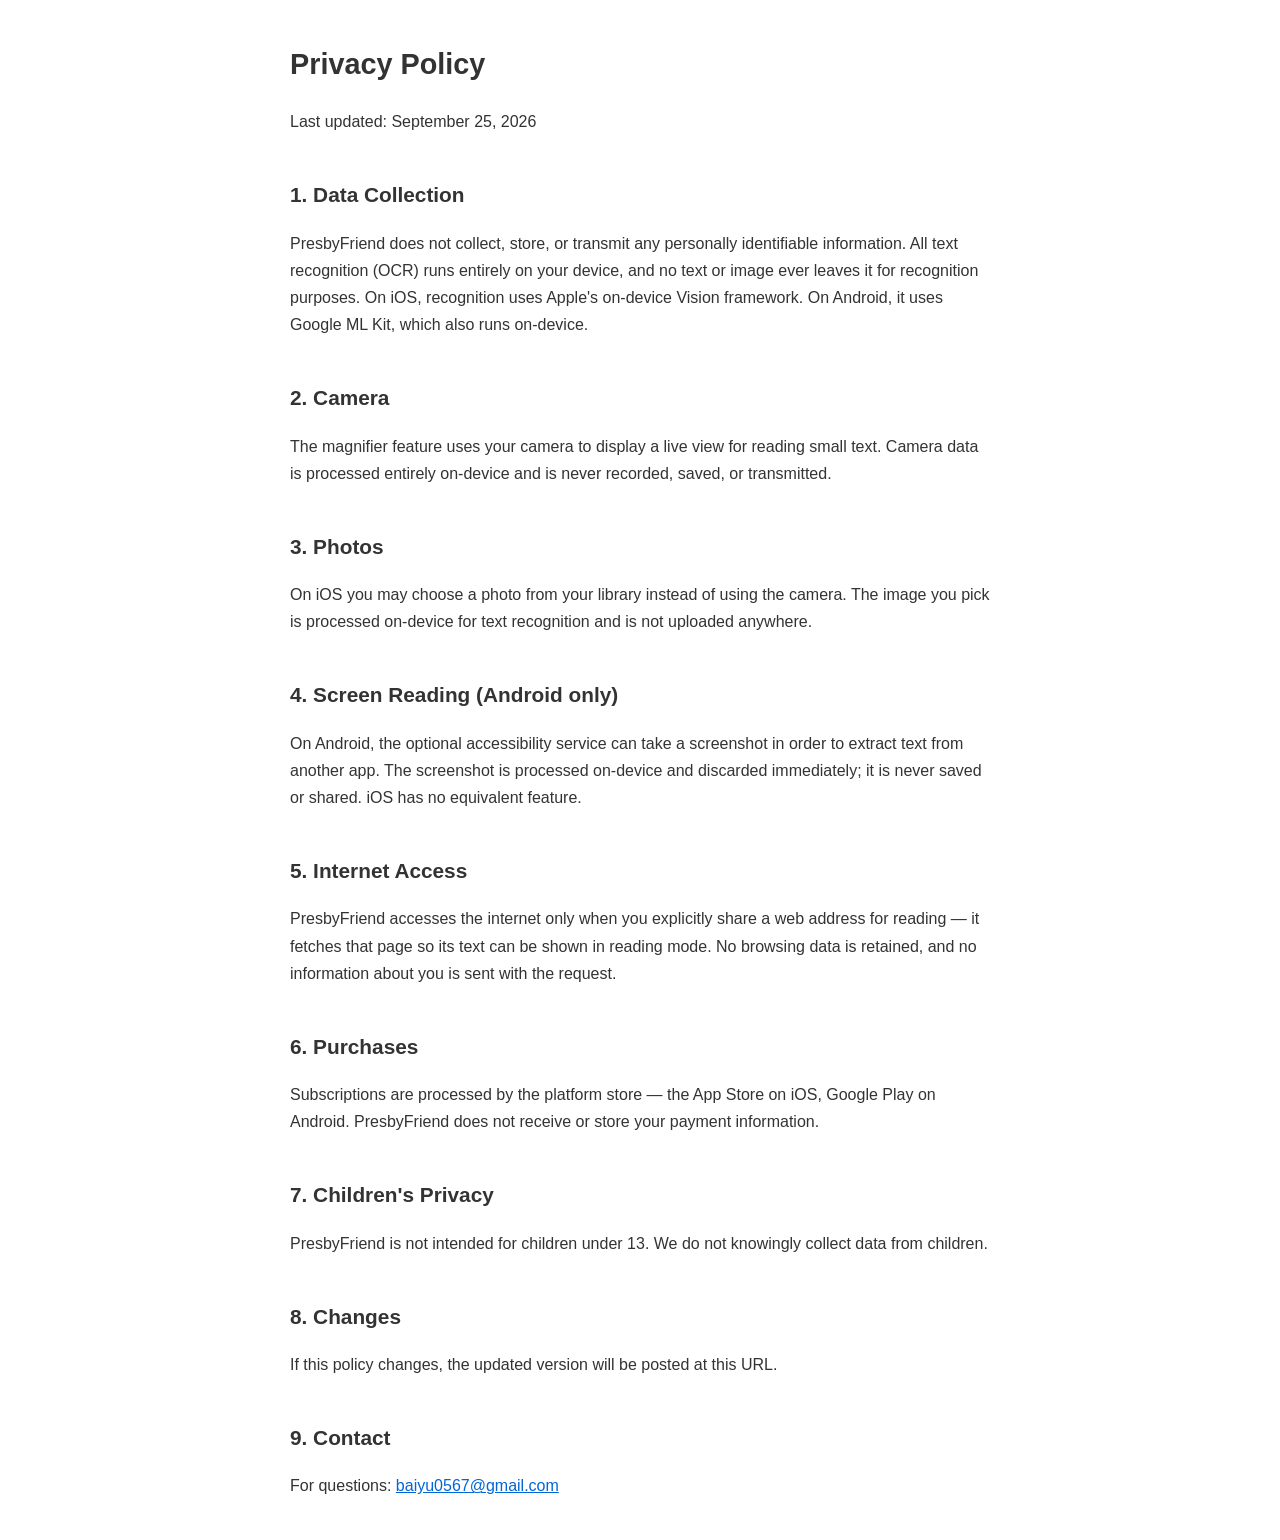
<file: privacy/index.html>
<!DOCTYPE html>
<html lang="en">
<head>
<meta charset="UTF-8">
<meta name="viewport" content="width=device-width, initial-scale=1.0">
<title>Privacy Policy — PresbyFriend</title>
<style>
  body { font-family: -apple-system, sans-serif; max-width: 700px; margin: 40px auto; padding: 0 20px; line-height: 1.7; color: #333; }
  h1 { font-size: 1.8em; }
  h2 { font-size: 1.3em; margin-top: 2em; }
  a { color: #0366d6; }
</style>
</head>
<body>
<h1>Privacy Policy</h1>
<p>Last updated: September 25, 2026</p>

<h2>1. Data Collection</h2>
<p>PresbyFriend does not collect, store, or transmit any personally identifiable information. All text recognition (OCR) runs entirely on your device, and no text or image ever leaves it for recognition purposes. On iOS, recognition uses Apple's on-device Vision framework. On Android, it uses Google ML Kit, which also runs on-device.</p>

<h2>2. Camera</h2>
<p>The magnifier feature uses your camera to display a live view for reading small text. Camera data is processed entirely on-device and is never recorded, saved, or transmitted.</p>

<h2>3. Photos</h2>
<p>On iOS you may choose a photo from your library instead of using the camera. The image you pick is processed on-device for text recognition and is not uploaded anywhere.</p>

<h2>4. Screen Reading (Android only)</h2>
<p>On Android, the optional accessibility service can take a screenshot in order to extract text from another app. The screenshot is processed on-device and discarded immediately; it is never saved or shared. iOS has no equivalent feature.</p>

<h2>5. Internet Access</h2>
<p>PresbyFriend accesses the internet only when you explicitly share a web address for reading — it fetches that page so its text can be shown in reading mode. No browsing data is retained, and no information about you is sent with the request.</p>

<h2>6. Purchases</h2>
<p>Subscriptions are processed by the platform store — the App Store on iOS, Google Play on Android. PresbyFriend does not receive or store your payment information.</p>

<h2>7. Children's Privacy</h2>
<p>PresbyFriend is not intended for children under 13. We do not knowingly collect data from children.</p>

<h2>8. Changes</h2>
<p>If this policy changes, the updated version will be posted at this URL.</p>

<h2>9. Contact</h2>
<p>For questions: <a href="mailto:baiyu0567@gmail.com">baiyu0567@gmail.com</a></p>
</body>
</html>
</file>
